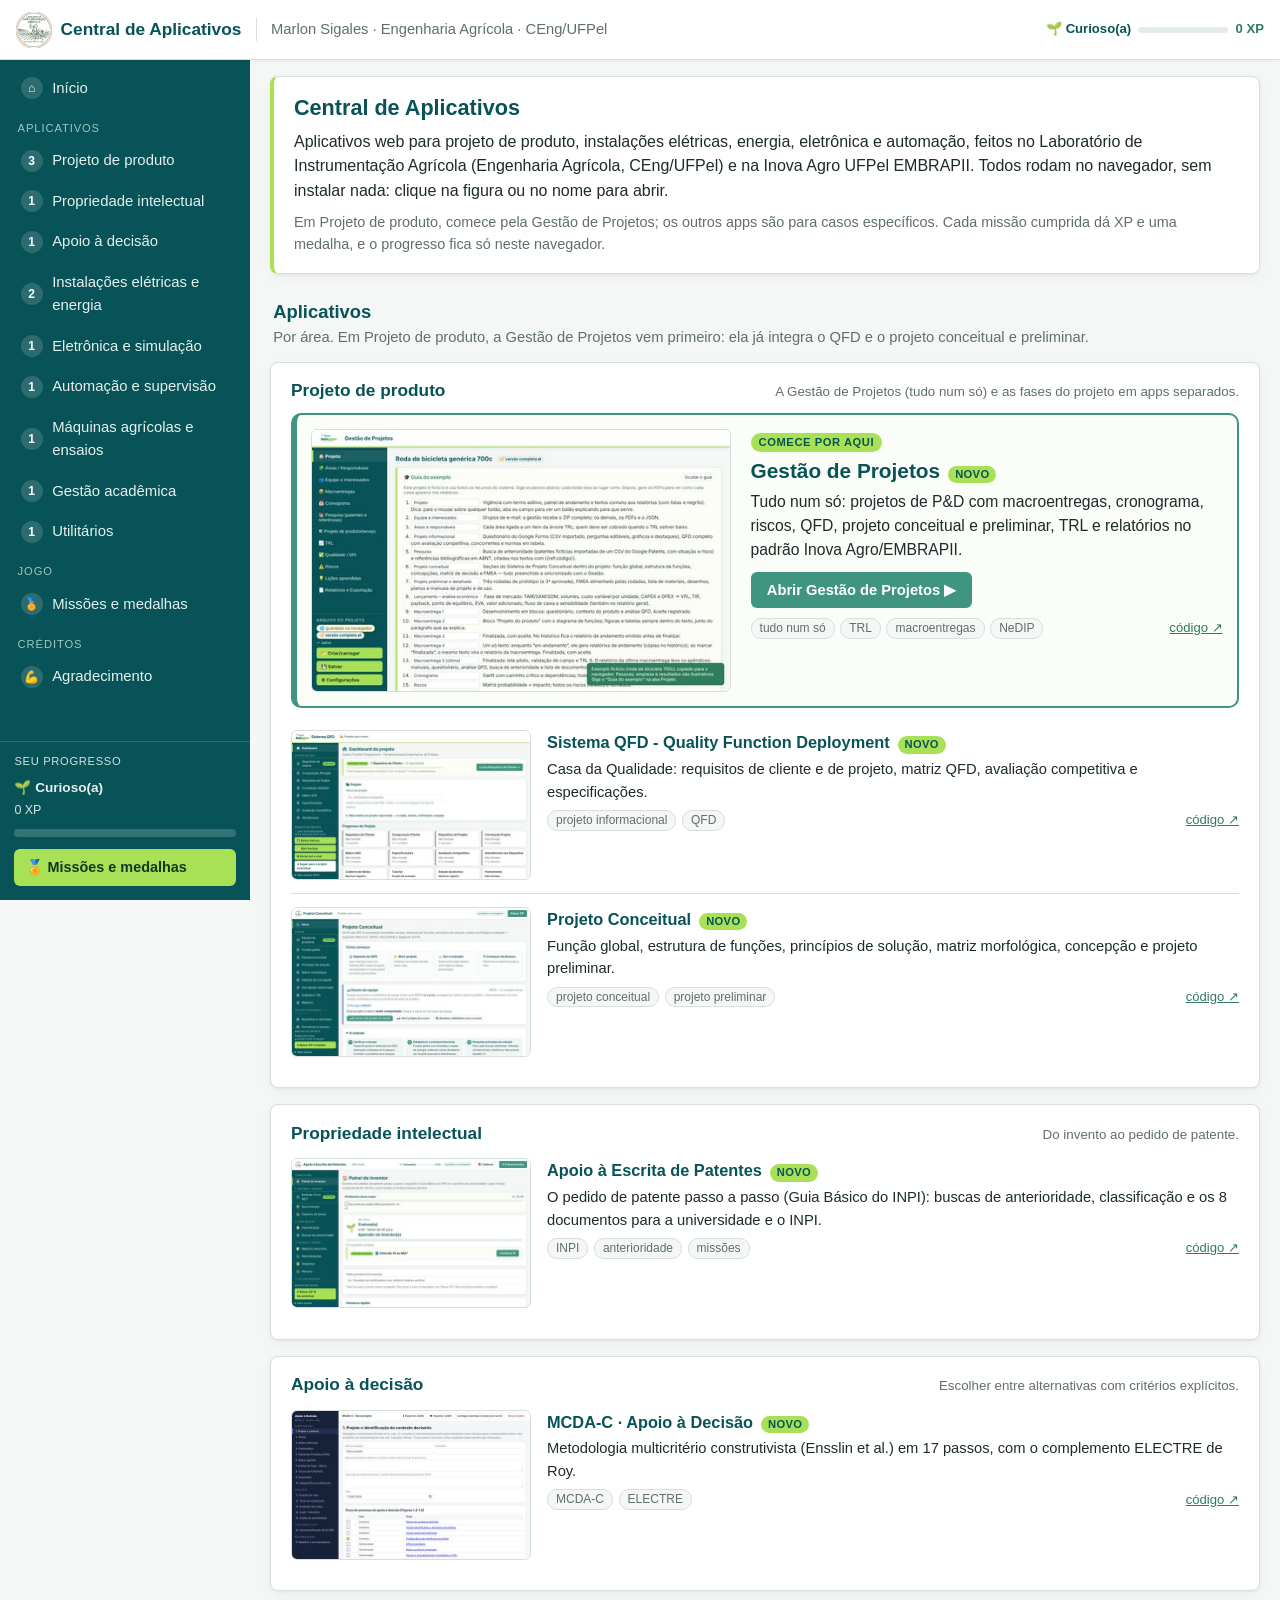
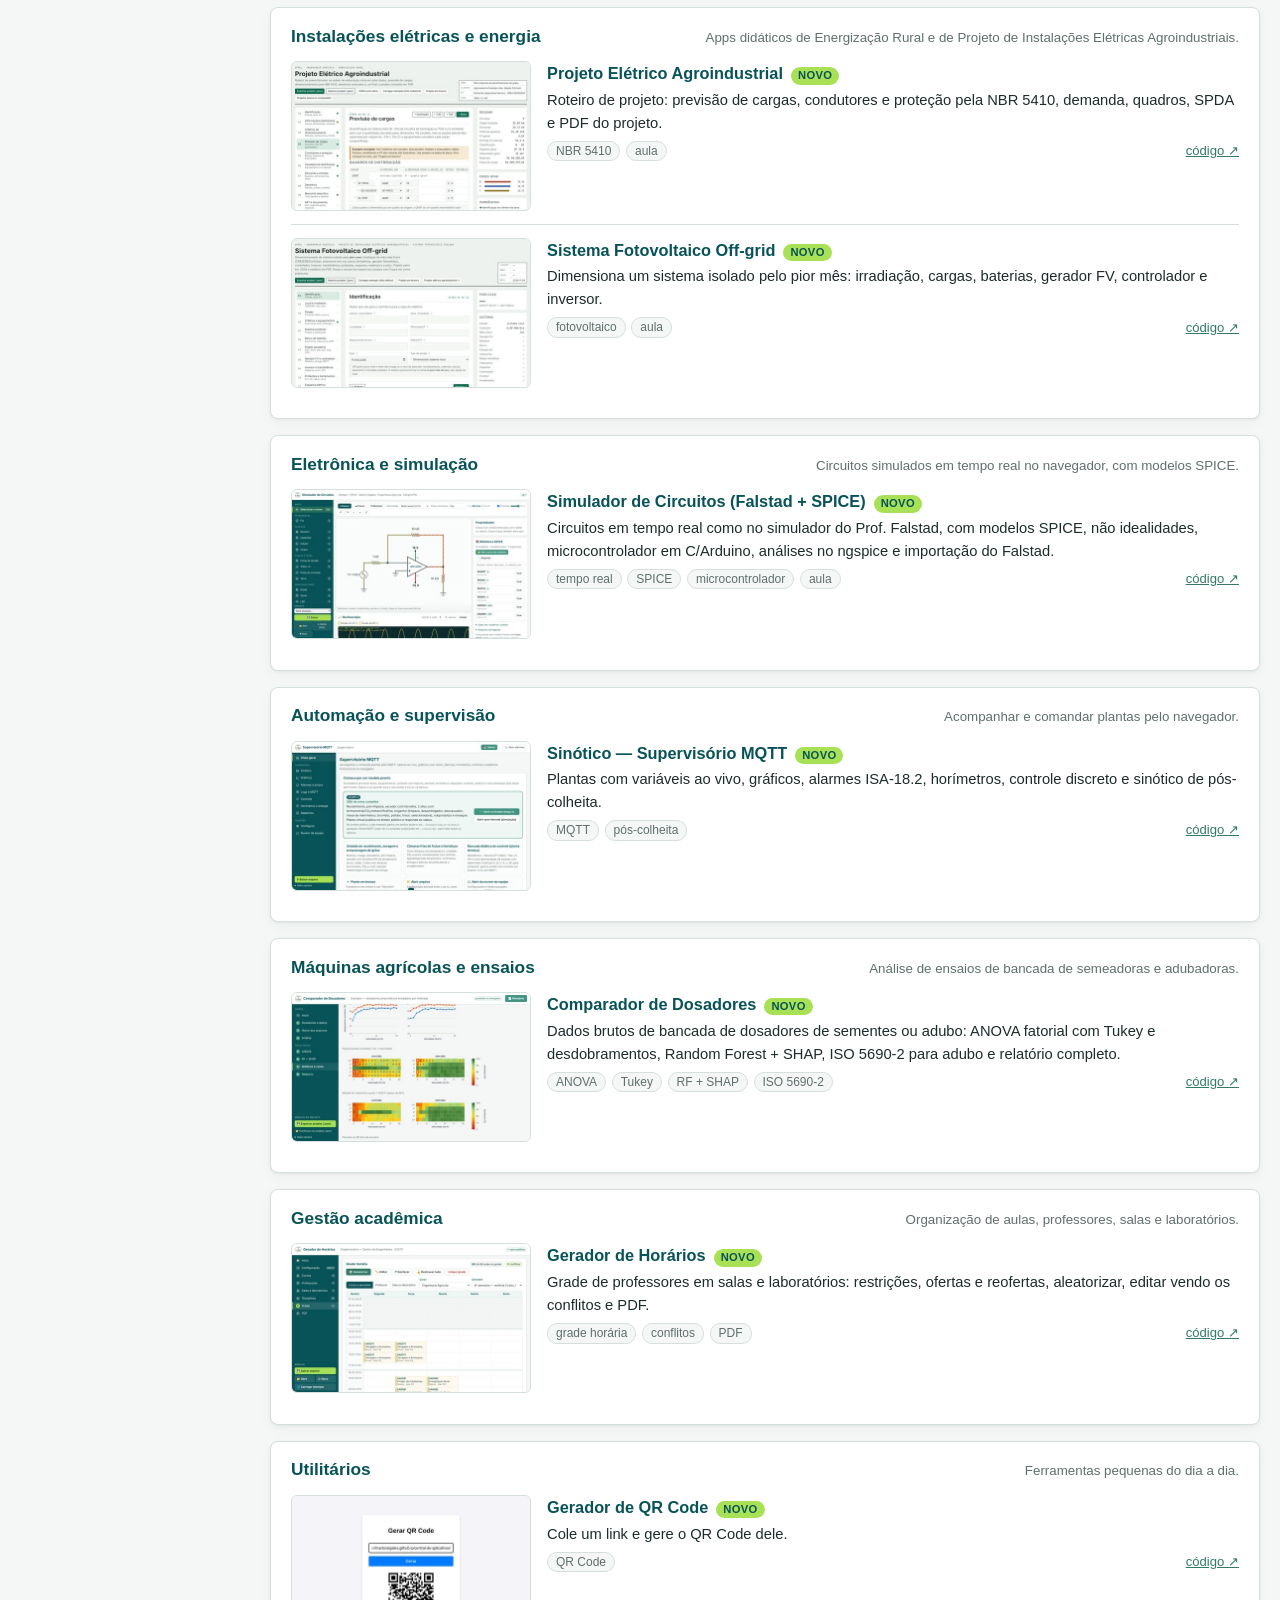
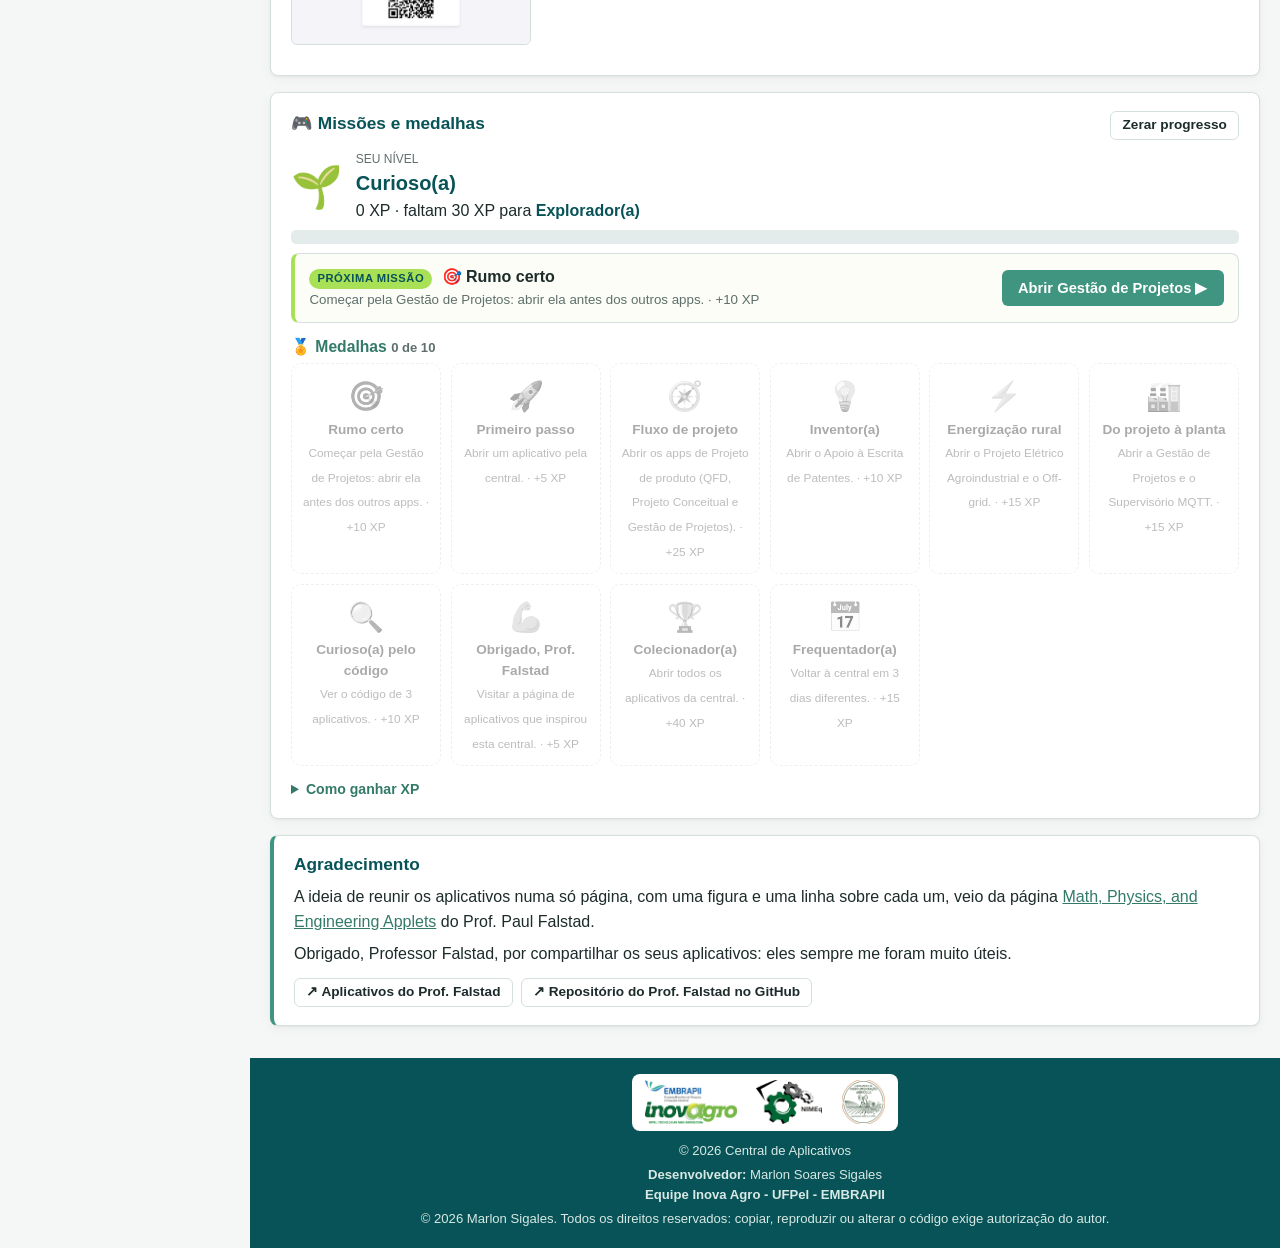
<file: index.html>
<!DOCTYPE html>
<!-- © 2026 Central de Aplicativos — Marlon Sigales. Todos os direitos reservados; copiar, reproduzir ou alterar exige autorização do autor (ver LICENSE). -->
<html lang="pt-BR">
<head>
    <meta charset="UTF-8">
    <meta name="viewport" content="width=device-width, initial-scale=1.0">
    <title>Central de Aplicativos</title>
    <meta name="description" content="Aplicativos web de Marlon Sigales para projeto de produto (QFD, projeto conceitual, gestão de projetos), instalações elétricas, energia e automação. Todos rodam no navegador.">
    <link rel="icon" type="image/png" href="img/icone-instagri.png">
    <link rel="apple-touch-icon" href="img/icone-instagri-180.png">
    <link rel="stylesheet" href="css/style.css?v=20261118c">
</head>
<body>
    <header class="topbar">
        <button type="button" class="sidebar-toggle" aria-label="Abrir o menu" aria-expanded="false"></button>
        <a href="#inicio" class="topbar-marca" title="Início">
            <img src="img/logo-instagri.png" alt="" height="36">
            <span>Central de Aplicativos</span>
        </a>
        <span class="topbar-projeto">Marlon Sigales · Engenharia Agrícola · CEng/UFPel</span>
        <a href="#progresso" class="xp-topo" id="xp-topo" title="Seu nível e XP: cada missão cumprida dá pontos e medalhas"></a>
    </header>

    <div class="app-corpo">
        <aside class="sidebar" id="sidebar">
            <nav id="sidebar-nav" aria-label="Seções da central"></nav>
            <div class="sidebar-arquivo">
                <span class="sidebar-arquivo-rotulo">Seu progresso</span>
                <div class="sidebar-nivel" id="sidebar-nivel"></div>
                <a class="sidebar-arquivo-btn" href="#progresso">🏅 Missões e medalhas</a>
            </div>
        </aside>
        <div class="sidebar-fundo" data-acao="fechar-menu"></div>

        <div class="app-conteudo">
            <main class="main-content" id="app" tabindex="-1">
                <div class="container">
                    <section class="card card-intro" id="inicio">
                        <h1>Central de Aplicativos</h1>
                        <p>Aplicativos web para projeto de produto, instalações elétricas, energia, eletrônica e automação, feitos no
                            Laboratório de Instrumentação Agrícola (Engenharia Agrícola, CEng/UFPel) e na Inova Agro UFPel EMBRAPII.
                            Todos rodam no navegador, sem instalar nada: clique na figura ou no nome para abrir.</p>
                        <p class="muted">Em Projeto de produto, comece pela Gestão de Projetos; os outros apps são para casos específicos. Cada missão cumprida dá XP e uma medalha, e o progresso fica só neste navegador.</p>
                    </section>

                    <div class="separados-topo" id="separados">
                        <h2>Aplicativos</h2>
                        <p>Por área. Em Projeto de produto, a Gestão de Projetos vem primeiro: ela já integra o QFD e o projeto conceitual e preliminar.</p>
                    </div>

                    <div id="categorias"></div>

                    <section class="card painel-jogo" id="progresso">
                        <div class="card-topo">
                            <h2>🎮 Missões e medalhas</h2>
                            <button type="button" class="btn btn-secondary btn-sm" data-acao="zerar">Zerar progresso</button>
                        </div>
                        <div class="progresso" id="progresso-nivel"></div>
                        <div id="proxima-missao"></div>
                        <h3>🏅 Medalhas <small id="medalhas-contagem"></small></h3>
                        <div class="medalhas" id="medalhas-lista"></div>
                        <details class="regras">
                            <summary>Como ganhar XP</summary>
                            <ul id="regras-xp"></ul>
                        </details>
                    </section>

                    <section class="card card-agradecimento" id="agradecimento">
                        <h2>Agradecimento</h2>
                        <p>A ideia de reunir os aplicativos numa só página, com uma figura e uma linha sobre cada um, veio da página
                            <a href="https://www.falstad.com/mathphysics.html" target="_blank" rel="noopener" data-falstad>Math, Physics, and Engineering Applets</a>
                            do Prof. Paul Falstad.</p>
                        <p>Obrigado, Professor Falstad, por compartilhar os seus aplicativos: eles sempre me foram muito úteis.</p>
                        <p class="links-falstad">
                            <a class="btn btn-secondary btn-sm" href="https://www.falstad.com/mathphysics.html" target="_blank" rel="noopener" data-falstad>↗ Aplicativos do Prof. Falstad</a>
                            <a class="btn btn-secondary btn-sm" href="https://github.com/pfalstad" target="_blank" rel="noopener" data-falstad>↗ Repositório do Prof. Falstad no GitHub</a>
                        </p>
                    </section>
                </div>
            </main>

            <footer class="footer">
                <div class="container">
                    <div class="footer-logos">
                        <img src="img/logo-inovaagro.png" alt="EMBRAPII - Inova Agro - UFPel" height="64">
                        <img src="img/logo-nimeq.png" alt="NIMEq" height="64">
                        <img src="img/logo-instagri.png" alt="Laboratório de Instrumentação Agrícola - UFPel" height="64">
                    </div>
                    <p>&copy; 2026 Central de Aplicativos</p>
                    <p class="footer-credits">
                        <strong>Desenvolvedor:</strong> Marlon Soares Sigales<br>
                        <strong>Equipe Inova Agro - UFPel - EMBRAPII</strong>
                    </p>
                    <p class="footer-credits">
                        © 2026 Marlon Sigales. Todos os direitos reservados: copiar, reproduzir ou alterar o código exige autorização do autor.
                    </p>
                </div>
            </footer>
        </div>
    </div>

    <div class="aviso-flutuante" id="aviso" role="status" aria-live="polite"></div>

    <script src="js/apps.js?v=20261118c"></script>
    <script src="js/gamificacao.js?v=20261118c"></script>
    <script src="js/app.js?v=20261118c"></script>
</body>
</html>
</file>
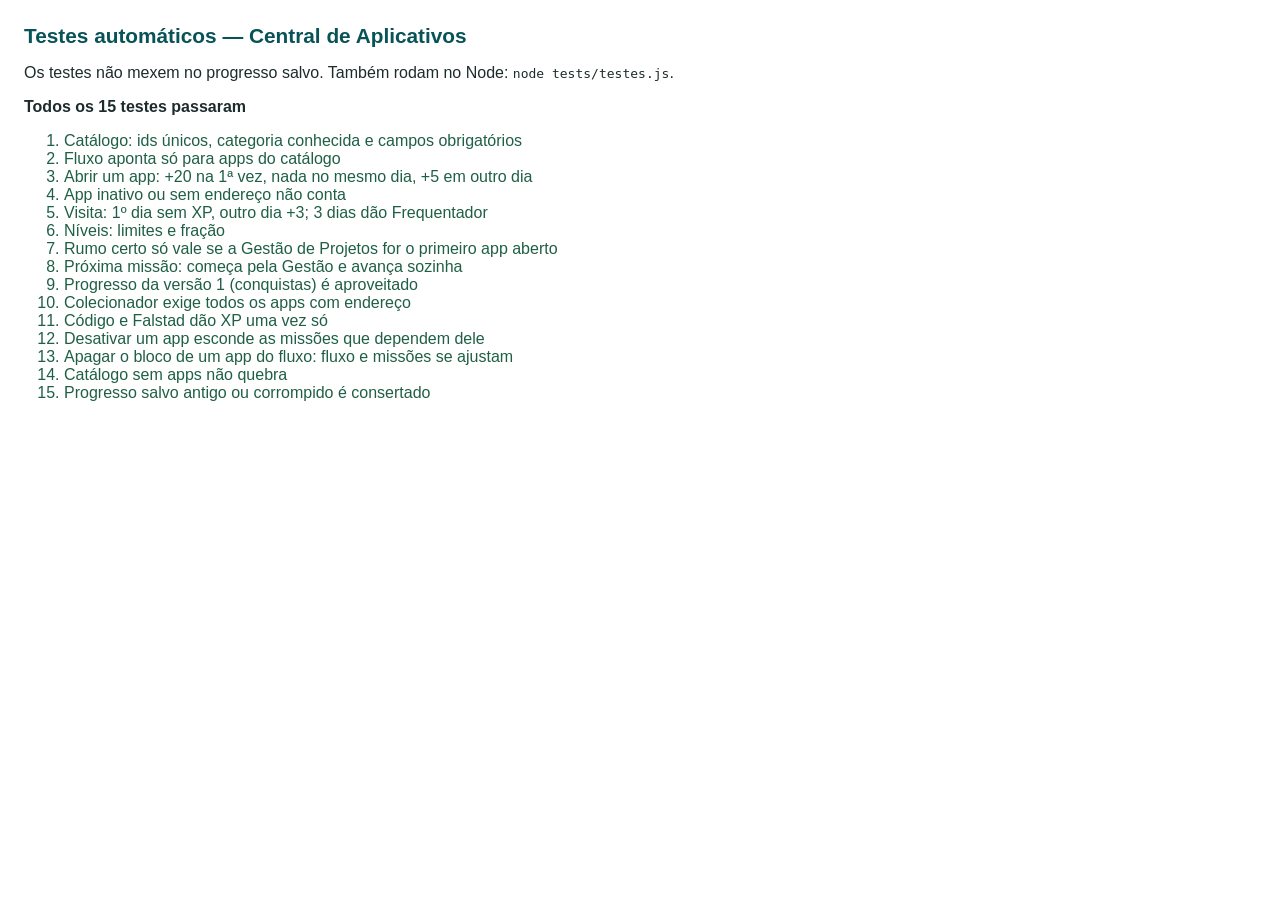
<file: tests/testes.html>
<!DOCTYPE html>
<!-- © 2026 Central de Aplicativos — Marlon Sigales. Todos os direitos reservados; copiar, reproduzir ou alterar exige autorização do autor (ver LICENSE). -->
<html lang="pt-BR">
<head>
<meta charset="UTF-8"><meta name="viewport" content="width=device-width, initial-scale=1">
<title>Testes — Central de Aplicativos</title>
<style>
 body { font-family: 'Segoe UI', Arial, sans-serif; margin: 1.5rem; color: #1d2b2b; }
 h1 { color: #085357; font-size: 1.3rem; }
 #resultado { font-weight: 700; margin: 0.6rem 0 1rem; }
 li.ok { color: #1f5f45; } li.falha { color: #b3261e; font-weight: 600; }
 li small { display: block; color: #6b7a78; font-weight: 400; }
</style>
</head>
<body>
<h1>Testes automáticos — Central de Aplicativos</h1>
<p>Os testes não mexem no progresso salvo. Também rodam no Node: <code>node tests/testes.js</code>.</p>
<div id="resultado">Rodando…</div>
<ol id="lista"></ol>
<script src="../js/apps.js"></script>
<script src="../js/gamificacao.js"></script>
<script src="testes.js"></script>
</body>
</html>
</file>
<file: css/style.css>
/* © 2026 Central de Aplicativos — Marlon Sigales. Todos os direitos reservados; copiar, reproduzir ou alterar exige autorização do autor (ver LICENSE).
   Mesma identidade visual do Sistema QFD, do Projeto Conceitual, da Gestão de Projetos e do Supervisório MQTT. */

* { margin: 0; padding: 0; box-sizing: border-box; }

:root {
  --teal: #085357;
  --teal-claro: #1b6064;
  --verde: #409580;
  --verde-escuro: #337a68;
  --limao: #a8e156;
  --verde-claro: #eef7f4;
  --fundo: #f4f7f6;
  --borda: #d5e0dd;
  --texto: #1d2b2b;
  --suave: #5f6f6d;
  --perigo: #b3261e;
  --amarelo: #d4a017;
  --sidebar: 250px;
  --topbar: 60px;
}

html { scroll-padding-top: calc(var(--topbar) + 10px); scroll-behavior: smooth; }
body { font-family: 'Segoe UI', Roboto, Tahoma, Arial, sans-serif; line-height: 1.55; color: var(--texto); background: var(--fundo); overflow-x: clip; }
a { color: var(--verde-escuro); }
img { max-width: 100%; }
h1, h2, h3, h4 { color: var(--teal); line-height: 1.25; }
h1 { font-size: 1.35rem; margin-bottom: 0.5rem; }
h2 { font-size: 1.08rem; margin-bottom: 0.6rem; }
h3 { font-size: 0.98rem; margin: 0.9rem 0 0.4rem; color: var(--verde-escuro); }
ul, ol { padding-left: 1.3rem; }
small { color: var(--suave); }
p + p { margin-top: 0.45rem; }
.muted { color: var(--suave); font-size: 0.9rem; }

/* ---------------- topo ---------------- */
.topbar { position: sticky; top: 0; z-index: 50; height: var(--topbar); display: flex; align-items: center; gap: 0.9rem; padding: 0 1rem;
  background: #fff; border-bottom: 1px solid var(--borda); box-shadow: 0 1px 4px rgba(0,0,0,.05); }
.topbar-marca { display: flex; align-items: center; gap: 0.55rem; text-decoration: none; color: var(--teal); font-weight: 700; font-size: 1.08rem; white-space: nowrap; }
.topbar-marca img { height: 36px; width: auto; }
.topbar-projeto { min-width: 0; flex: 1 1 auto; color: var(--suave); font-size: 0.92rem; overflow: hidden; text-overflow: ellipsis; white-space: nowrap; padding-left: 0.9rem; border-left: 1px solid var(--borda); }
.topbar-selo { font-size: 0.78rem; font-weight: 600; color: var(--verde-escuro); background: var(--verde-claro); border: 1px solid #cfe5dd; border-radius: 12px; padding: 1px 10px; white-space: nowrap; text-decoration: none; }
.sidebar-toggle { display: none; border: 0; background: none; cursor: pointer; color: var(--teal); padding: 0.3rem 0.45rem; border-radius: 6px; }
.sidebar-toggle::before { content: "☰"; font-size: 1.45rem; line-height: 1; }
.sidebar-toggle:hover { background: var(--verde-claro); }

/* ---------------- corpo: menu lateral + conteúdo ---------------- */
.app-corpo { display: flex; align-items: flex-start; min-height: calc(100vh - var(--topbar)); }
.app-conteudo { flex: 1 1 auto; min-width: 0; display: flex; flex-direction: column; min-height: calc(100vh - var(--topbar)); }
.main-content { flex: 1 0 auto; padding: 1rem 0; outline: none; }
.container { max-width: 1100px; margin: 0 auto; padding: 0 20px; }

.sidebar { flex: 0 0 var(--sidebar); width: var(--sidebar); background: var(--teal); color: #fff; display: flex; flex-direction: column;
  position: sticky; top: var(--topbar); height: calc(100vh - var(--topbar)); height: calc(100dvh - var(--topbar)); overflow: hidden; z-index: 40; }
.sidebar nav { flex: 1 1 auto; min-height: 0; overflow-y: auto; padding: 0.5rem 0; }
.sidebar-grupo { display: block; margin: 0.7rem 1.1rem 0.2rem; font-size: 0.7rem; letter-spacing: .08em; text-transform: uppercase; color: #9fc6bf; }
.sidebar-link { display: flex; align-items: center; gap: 0.6rem; padding: 0.55rem 1.1rem; color: #e6f1ef; text-decoration: none; font-size: 0.93rem; border-left: 3px solid transparent; }
.sidebar-link:hover { background: rgba(255,255,255,.07); color: #fff; border-left-color: var(--limao); }
.sidebar-num { flex: 0 0 22px; width: 22px; min-width: 22px; height: 22px; aspect-ratio: 1 / 1; border-radius: 50%; display: inline-flex; align-items: center; justify-content: center;
  font-size: 0.75rem; font-weight: 700; line-height: 1; background: rgba(255,255,255,.15); color: #fff; }
.sidebar-arquivo { flex: none; padding: 0.7rem 0.9rem 0.9rem; border-top: 1px solid rgba(255,255,255,.15); display: flex; flex-direction: column; gap: 0.4rem; }
.sidebar-arquivo-rotulo { color: #cfe4df; font-size: 0.7rem; text-transform: uppercase; letter-spacing: .06em; }
.sidebar-nivel { display: flex; flex-direction: column; gap: 0.2rem; font-size: 0.85rem; color: #e6f1ef; }
.sidebar-nivel span { font-size: 0.78rem; color: #cfe4df; }
.sidebar-arquivo-btn { font: inherit; font-size: 0.9rem; font-weight: 700; text-align: left; cursor: pointer; border: 0; border-radius: 6px; padding: 0.45rem 0.7rem; background: var(--limao); color: #16361f; text-decoration: none; }
.sidebar-arquivo-btn:hover { filter: brightness(1.05); }
.sidebar-fundo { display: none; }

/* ---------------- cartões e botões ---------------- */
.card { background: #fff; border: 1px solid var(--borda); border-radius: 8px; box-shadow: 0 1px 3px rgba(0,0,0,.05), 0 4px 14px rgba(0,0,0,.035);
  padding: 1.1rem 1.25rem; margin-bottom: 1rem; min-width: 0; }
.card-topo { display: flex; align-items: baseline; justify-content: space-between; gap: 0.3rem 0.8rem; flex-wrap: wrap; margin-bottom: 0.6rem; }
.card-topo h2, .card-topo h3 { margin: 0; }
.card-intro { border-left: 4px solid var(--limao); }
.btn { display: inline-flex; align-items: center; justify-content: center; gap: 0.35rem; font: inherit; font-size: 0.92rem; font-weight: 600; line-height: 1.25; cursor: pointer; text-decoration: none;
  border-radius: 6px; padding: 0.5rem 0.95rem; border: 1px solid transparent; max-width: 100%; transition: background .15s, border-color .15s; }
.btn-secondary { background: #fff; color: var(--texto); border-color: var(--borda); }
.btn-secondary:hover { border-color: var(--verde); color: var(--teal); }
.btn-sm { padding: 0.32rem 0.7rem; font-size: 0.85rem; }

/* ---------------- fluxo de projetos ---------------- */
.fluxo { list-style: none; padding: 0; display: grid; grid-template-columns: repeat(auto-fit, minmax(210px, 1fr)); gap: 0.7rem; counter-reset: passo; }
.fluxo li { position: relative; min-width: 0; }
.fluxo li + li::before { content: "→"; position: absolute; left: -0.62rem; top: 50%; transform: translate(-50%, -50%); color: var(--verde); font-weight: 700; }
.fluxo-passo { display: flex; gap: 0.6rem; align-items: flex-start; height: 100%; text-decoration: none; color: var(--texto); background: #fff; border: 1px solid var(--borda);
  border-left: 4px solid #c9d6d3; border-radius: 8px; padding: 0.65rem 0.8rem; }
.fluxo-passo:hover { border-color: var(--verde); }
.fluxo-passo .sidebar-num { background: #c9d6d3; margin-top: 2px; }
.fluxo-passo small { display: block; font-size: 0.7rem; font-weight: 700; text-transform: uppercase; letter-spacing: .04em; color: var(--verde-escuro); }
.fluxo-passo b { display: block; color: var(--teal); font-size: 0.95rem; }
.fluxo-passo span span, .fluxo-passo > span:last-child > span { display: block; font-size: 0.82rem; color: var(--suave); }
.fluxo-passo.estado-feito { border-left-color: var(--verde); } .fluxo-passo.estado-feito .sidebar-num { background: var(--verde); }
.fluxo-passo.estado-proximo { box-shadow: inset 0 0 0 1px rgba(168,225,86,.9); border-left-color: var(--limao); }
.fluxo-passo.estado-proximo small::after { content: " · próximo"; color: #4f7d16; }

/* ---------------- jogo de missões (mesmo visual do Apoio à Escrita de Patentes) ---------------- */
.xp-topo { display: inline-flex; align-items: center; gap: .45rem; font-size: .82rem; color: var(--teal); white-space: nowrap; text-decoration: none; }
.xp-num { font-weight: 700; color: var(--verde-escuro); }
.barra-xp { display: block; height: 8px; background: #e3ecea; border-radius: 5px; overflow: hidden; margin: .35rem 0; }
.barra-xp i { display: block; height: 100%; background: linear-gradient(90deg, var(--verde), var(--limao)); transition: width .5s; }
.barra-xp.mini { width: 90px; height: 6px; margin: 0; }
.barra-xp.grande { height: 14px; }
.sidebar-nivel .barra-xp { background: rgba(255,255,255,.18); }
.painel-jogo .nivel { display: flex; align-items: center; gap: .8rem; }
.nivel-icone { font-size: 2.6rem; line-height: 1; }
.nivel small { display: block; color: var(--suave); font-size: .75rem; text-transform: uppercase; }
.nivel b { display: block; font-size: 1.25rem; color: var(--teal); }
.nivel span b { display: inline; font-size: inherit; }
.proximo-passo { display: flex; align-items: center; gap: 1rem; flex-wrap: wrap; justify-content: space-between; background: #fbfdf6; border: 1px solid var(--borda);
  border-left: 4px solid var(--limao); border-radius: 8px; padding: .7rem .9rem; margin-top: .6rem; }
.proximo-passo-texto { flex: 1 1 320px; min-width: 0; }
.proximo-passo-texto small { display: block; }
.proximo-passo-rotulo { display: inline-block; font-size: 0.7rem; font-weight: 700; text-transform: uppercase; letter-spacing: .05em; background: var(--limao); color: var(--teal); border-radius: 10px; padding: 1px 8px; margin-right: 0.3rem; }
.medalhas { display: grid; grid-template-columns: repeat(auto-fill, minmax(150px, 1fr)); gap: .6rem; }
.medalha { border: 1px dashed var(--borda); border-radius: 10px; padding: .6rem; text-align: center; opacity: .45; filter: grayscale(1); }
.medalha.ganha { opacity: 1; filter: none; border-style: solid; border-color: #cbe5a2; background: #f7fcec; }
.medalha span { font-size: 1.8rem; display: block; }
.medalha b { display: block; font-size: .85rem; color: var(--teal); }
.medalha small { font-size: .74rem; }
.regras { margin-top: 0.8rem; font-size: 0.88rem; }
.regras summary { cursor: pointer; color: var(--verde-escuro); font-weight: 600; }
.regras ul { margin-top: 0.4rem; }
.xp-voa { position: fixed; right: 24px; top: 70px; z-index: 300; background: var(--limao); color: var(--teal); font-weight: 800; padding: .3rem .8rem; border-radius: 14px; animation: xpvoa 1.4s ease-out forwards; pointer-events: none; }
@keyframes xpvoa { 0% { opacity: 0; transform: translateY(10px); } 20% { opacity: 1; } 100% { opacity: 0; transform: translateY(-40px); } }
.medalha-pop { position: fixed; left: 50%; top: 90px; transform: translateX(-50%); z-index: 310; display: flex; gap: .8rem; align-items: center; background: #fff; border: 2px solid var(--limao); border-radius: 12px; padding: .7rem 1.1rem; box-shadow: 0 8px 30px rgba(0,0,0,.18); animation: pop .35s ease-out; transition: opacity .5s; max-width: 92vw; }
.medalha-pop.sai { opacity: 0; }
.medalha-pop > span { font-size: 2.2rem; }
.medalha-pop b { display: block; color: var(--teal); }
.medalha-pop small { display: block; color: var(--suave); }
@keyframes pop { from { transform: translateX(-50%) scale(.6); opacity: 0; } to { transform: translateX(-50%) scale(1); opacity: 1; } }
.confete { position: fixed; inset: 0; pointer-events: none; z-index: 305; overflow: hidden; }
.confete i { position: absolute; top: -12px; width: 8px; height: 12px; border-radius: 2px; animation: cai 1.8s linear forwards; }
@keyframes cai { to { transform: translateY(105vh) rotate(540deg); } }

/* ---------------- app em destaque (Gestão de Projetos) e apps separados ---------------- */
.card-destaque { border: 2px solid var(--verde); border-left-width: 6px; }
.destaque { display: grid; grid-template-columns: minmax(0, 420px) 1fr; gap: 1.2rem; align-items: start; }
.destaque h2 { font-size: 1.3rem; margin: 0; }
.destaque .app-nome { font-size: inherit; }
.destaque .app-texto p { font-size: 0.98rem; margin: 0.35rem 0 0.6rem; }
.destaque-rotulo { display: inline-block; font-size: 0.7rem; font-weight: 700; text-transform: uppercase; letter-spacing: .05em; background: var(--limao); color: var(--teal); border-radius: 10px; padding: 1px 8px; margin-bottom: .35rem; }
.btn-primary { background: var(--verde); color: #fff; }
.btn-primary:hover { background: var(--verde-escuro); }
.separados-topo { margin: 1.6rem 0 0.8rem; padding-left: .2rem; }
.separados-topo h2 { font-size: 1.15rem; margin-bottom: .2rem; }
.separados-topo p { color: var(--suave); font-size: 0.92rem; }

/* ---------------- lista de aplicativos (como a página do Prof. Falstad: figura + nome + uma linha) ---------------- */
.lista-apps { list-style: none; padding: 0; }
.app-item { display: grid; grid-template-columns: 240px 1fr; gap: 1rem; align-items: start; padding: 0.8rem 0; border-top: 1px solid var(--borda); }
.app-item:first-child { border-top: 0; padding-top: 0.2rem; }
/* app em destaque no topo da sua categoria (Gestão de Projetos em Projeto de produto) */
.app-item.app-item-destaque { display: block; border: 2px solid var(--verde); border-left-width: 6px; border-radius: 10px; padding: 0.9rem; margin-bottom: 0.6rem; background: #fbfdf8; }
.app-item-destaque + .app-item { border-top: 0; }
.app-fig { display: block; border: 1px solid var(--borda); border-radius: 6px; overflow: hidden; background: var(--fundo); aspect-ratio: 8 / 5; }
a.app-fig:hover { border-color: var(--verde); box-shadow: 0 2px 10px rgba(8,83,87,.15); }
.app-fig img { display: block; width: 100%; height: 100%; object-fit: cover; object-position: top left; }
.app-fig-vazia { display: flex; width: 100%; height: 100%; align-items: center; justify-content: center; font-size: 2rem; font-weight: 700; color: #9fc6bf; background: var(--teal); }
.app-texto { min-width: 0; }
.app-titulo { display: flex; align-items: baseline; gap: 0.5rem; flex-wrap: wrap; }
.app-nome { font-weight: 700; font-size: 1.02rem; color: var(--teal); text-decoration: none; }
a.app-nome:hover { text-decoration: underline; }
.app-texto p { font-size: 0.92rem; margin: 0.15rem 0 0.4rem; }
.app-estado { font-size: 0.7rem; font-weight: 700; text-transform: uppercase; letter-spacing: .03em; border-radius: 10px; padding: 0 7px; color: var(--teal); background: var(--limao); }
.app-estado:empty { display: none; }
.app-estado.aberto { background: var(--verde-claro); color: var(--verde-escuro); border: 1px solid #cfe5dd; text-transform: none; }
.app-rodape { display: flex; flex-wrap: wrap; gap: 0.35rem; align-items: center; }
.etiqueta { font-size: 0.75rem; color: var(--suave); background: var(--fundo); border: 1px solid var(--borda); border-radius: 10px; padding: 0 8px; }
.etiqueta-aviso { color: #7a5a00; background: #fdf6e0; border-color: #ecd9a0; }
.app-codigo { font-size: 0.82rem; margin-left: auto; }

.card-agradecimento { border-left: 4px solid var(--verde); }
.links-falstad { display: flex; flex-wrap: wrap; gap: 0.5rem; margin-top: 0.7rem; }

/* ---------------- rodapé e aviso ---------------- */
.footer { background: var(--teal); color: #d8e9e5; padding: 1rem 0; font-size: 0.82rem; text-align: center; margin-top: auto; }
.footer p { margin: 0.25rem 0; }
.footer a { color: var(--limao); overflow-wrap: anywhere; }
.footer-logos { display: inline-flex; gap: 1.2rem; flex-wrap: wrap; justify-content: center; background: #fff; border-radius: 8px; padding: 0.4rem 0.8rem; margin-bottom: 0.4rem; max-width: 100%; }
.footer-logos img { height: 44px; width: auto; }
.footer-credits { line-height: 1.5; }
.aviso-flutuante { position: fixed; left: 50%; bottom: 1.2rem; transform: translate(-50%, 30px); z-index: 100; max-width: min(92vw, 560px); background: var(--teal); color: #fff;
  padding: 0.65rem 1rem; border-radius: 8px; box-shadow: 0 6px 20px rgba(0,0,0,.2); font-size: 0.9rem; transition: transform .25s, opacity .25s; pointer-events: none; opacity: 0; visibility: hidden; text-align: center; }
.aviso-flutuante.visivel { transform: translate(-50%, 0); opacity: 1; visibility: visible; }
.aviso-flutuante small { color: var(--limao); }

/* ---------------- telas menores ---------------- */
@media (max-width: 900px) {
  .sidebar-toggle { display: inline-block; }
  .sidebar { position: fixed; left: 0; top: var(--topbar); transform: translateX(-105%); transition: transform .2s; box-shadow: 4px 0 20px rgba(0,0,0,.2); }
  body.sidebar-aberta .sidebar { transform: none; }
  body.sidebar-aberta .sidebar-fundo { display: block; position: fixed; inset: var(--topbar) 0 0 0; background: rgba(0,0,0,.3); z-index: 35; }
  .container { padding: 0 14px; }
  .card { padding: 0.9rem; }
  .topbar-projeto { display: none; }
  .topbar-marca { flex: 1 1 auto; min-width: 0; }
  .app-item { grid-template-columns: 170px 1fr; gap: 0.8rem; }
  .destaque { grid-template-columns: 1fr; }
  .destaque .app-fig { max-width: 480px; }
  .xp-topo .barra-xp { display: none; }
}
@media (max-width: 600px) {
  .topbar-marca span { overflow: hidden; text-overflow: ellipsis; }
  .app-item { grid-template-columns: 1fr; }
  .app-fig { max-width: 360px; }
  .fluxo { grid-template-columns: 1fr; }
  .fluxo li + li::before { content: "↓"; left: 50%; top: -0.36rem; }
  .app-codigo { margin-left: 0; }
  .xp-topo b { display: none; }
}
@media (prefers-reduced-motion: reduce) { html { scroll-behavior: auto; } * { transition: none !important; } .xp-voa, .medalha-pop { animation: none; } }
</file>
